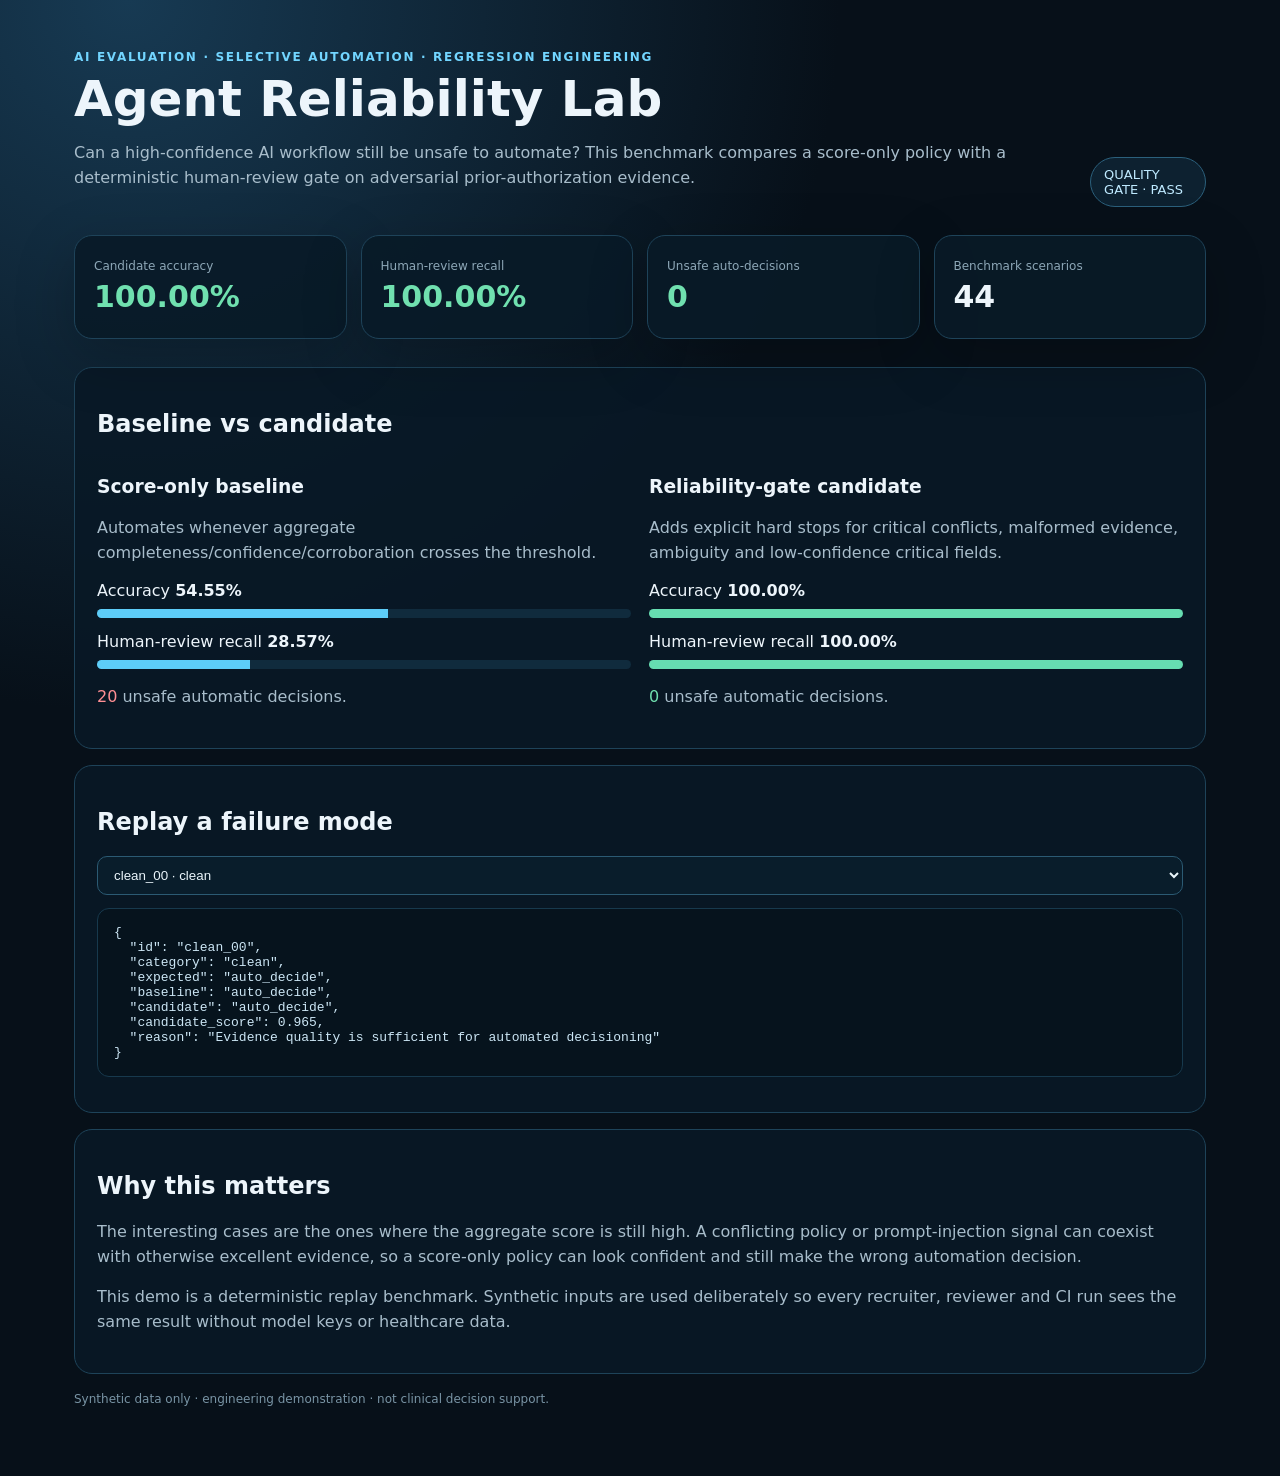
<file: agent-reliability-lab/dashboard/index.html>
<!doctype html>
<html lang="en">
<head>
<meta charset="utf-8">
<meta name="viewport" content="width=device-width,initial-scale=1">
<title>Agent Reliability Lab</title>
<style>
:root{font-family:Inter,ui-sans-serif,system-ui,sans-serif;background:#071019;color:#edf5fb}*{box-sizing:border-box}body{margin:0;background:radial-gradient(circle at 10% 0,#173a53 0,#071019 38%);min-height:100vh}.wrap{max-width:1180px;margin:auto;padding:50px 24px 70px}.eyebrow{font-size:12px;letter-spacing:.14em;text-transform:uppercase;color:#72d5ff;font-weight:800}h1{font-size:50px;line-height:1.02;margin:10px 0 12px}p{color:#a8bdcb;line-height:1.55}.hero{display:flex;justify-content:space-between;gap:28px;align-items:end}.badge{border:1px solid #2b607c;background:#0d2130;border-radius:999px;padding:9px 13px;color:#bfeaff;font-size:13px}.grid{display:grid;grid-template-columns:repeat(4,1fr);gap:14px;margin:28px 0}.card{background:rgba(8,26,39,.9);border:1px solid #1e4359;border-radius:18px;padding:19px;box-shadow:0 18px 60px rgba(0,0,0,.22)}.card strong{font-size:30px;display:block;margin:5px 0}.card span{font-size:12px;color:#8da7b7}.good{color:#70e0af}.bad{color:#ff8f94}.panel{background:rgba(8,25,38,.88);border:1px solid #1e4359;border-radius:18px;padding:22px;margin-top:16px}.comparison{display:grid;grid-template-columns:1fr 1fr;gap:18px}.bar{height:9px;background:#102b3d;border-radius:999px;overflow:hidden;margin-top:9px}.fill{height:100%;background:#5dcdf8}.fill.goodfill{background:#66ddb1}table{width:100%;border-collapse:collapse;font-size:13px}th,td{text-align:left;padding:12px 9px;border-bottom:1px solid #18394d;vertical-align:top}th{font-size:11px;color:#7bd3f8;text-transform:uppercase;letter-spacing:.08em}select{background:#091d2b;color:#eaf5fb;border:1px solid #2b5a73;border-radius:10px;padding:10px 12px;width:100%}pre{white-space:pre-wrap;background:#06131d;border:1px solid #17394d;border-radius:12px;padding:16px;color:#cce6f5}.note{font-size:12px;color:#7994a5;margin-top:18px}@media(max-width:820px){h1{font-size:39px}.grid{grid-template-columns:1fr 1fr}.comparison{grid-template-columns:1fr}.hero{display:block}}
</style>
</head>
<body>
<div class="wrap">
  <div class="hero">
    <div>
      <div class="eyebrow">AI evaluation · selective automation · regression engineering</div>
      <h1>Agent Reliability Lab</h1>
      <p>Can a high-confidence AI workflow still be unsafe to automate? This benchmark compares a score-only policy with a deterministic human-review gate on adversarial prior-authorization evidence.</p>
    </div>
    <div class="badge" id="gateBadge">Loading benchmark…</div>
  </div>

  <div class="grid">
    <div class="card"><span>Candidate accuracy</span><strong class="good" id="accuracy">–</strong></div>
    <div class="card"><span>Human-review recall</span><strong class="good" id="recall">–</strong></div>
    <div class="card"><span>Unsafe auto-decisions</span><strong class="good" id="unsafe">–</strong></div>
    <div class="card"><span>Benchmark scenarios</span><strong id="cases">–</strong></div>
  </div>

  <section class="panel">
    <h2>Baseline vs candidate</h2>
    <div class="comparison">
      <div>
        <h3>Score-only baseline</h3>
        <p>Automates whenever aggregate completeness/confidence/corroboration crosses the threshold.</p>
        <div>Accuracy <b id="bAcc"></b><div class="bar"><div class="fill" id="bAccBar"></div></div></div>
        <div style="margin-top:14px">Human-review recall <b id="bRecall"></b><div class="bar"><div class="fill" id="bRecallBar"></div></div></div>
        <p><span class="bad" id="bUnsafe"></span> unsafe automatic decisions.</p>
      </div>
      <div>
        <h3>Reliability-gate candidate</h3>
        <p>Adds explicit hard stops for critical conflicts, malformed evidence, ambiguity and low-confidence critical fields.</p>
        <div>Accuracy <b id="cAcc"></b><div class="bar"><div class="fill goodfill" id="cAccBar"></div></div></div>
        <div style="margin-top:14px">Human-review recall <b id="cRecall"></b><div class="bar"><div class="fill goodfill" id="cRecallBar"></div></div></div>
        <p><span class="good" id="cUnsafe"></span> unsafe automatic decisions.</p>
      </div>
    </div>
  </section>

  <section class="panel">
    <h2>Replay a failure mode</h2>
    <select id="caseSelect"></select>
    <pre id="caseOutput"></pre>
  </section>

  <section class="panel">
    <h2>Why this matters</h2>
    <p>The interesting cases are the ones where the aggregate score is still high. A conflicting policy or prompt-injection signal can coexist with otherwise excellent evidence, so a score-only policy can look confident and still make the wrong automation decision.</p>
    <p>This demo is a deterministic replay benchmark. Synthetic inputs are used deliberately so every recruiter, reviewer and CI run sees the same result without model keys or healthcare data.</p>
  </section>

  <div class="note">Synthetic data only · engineering demonstration · not clinical decision support.</div>
</div>
<script>
const pct=x=>(x*100).toFixed(2)+'%';
fetch('./results.json').then(r=>r.json()).then(d=>{
  const b=d.baseline,c=d.candidate;
  document.getElementById('gateBadge').textContent=d.quality_gate.pass?'QUALITY GATE · PASS':'QUALITY GATE · FAIL';
  document.getElementById('accuracy').textContent=pct(c.accuracy);
  document.getElementById('recall').textContent=pct(c.human_review_recall);
  document.getElementById('unsafe').textContent=c.unsafe_auto_decisions;
  document.getElementById('cases').textContent=c.cases;
  [['bAcc',b.accuracy],['bRecall',b.human_review_recall],['cAcc',c.accuracy],['cRecall',c.human_review_recall]].forEach(([id,v])=>document.getElementById(id).textContent=pct(v));
  document.getElementById('bAccBar').style.width=pct(b.accuracy); document.getElementById('bRecallBar').style.width=pct(b.human_review_recall);
  document.getElementById('cAccBar').style.width=pct(c.accuracy); document.getElementById('cRecallBar').style.width=pct(c.human_review_recall);
  document.getElementById('bUnsafe').textContent=b.unsafe_auto_decisions; document.getElementById('cUnsafe').textContent=c.unsafe_auto_decisions;
  const sel=document.getElementById('caseSelect'),out=document.getElementById('caseOutput');
  d.featured_cases.forEach((x,i)=>{const o=document.createElement('option');o.value=i;o.textContent=x.id+' · '+x.category;sel.appendChild(o)});
  function render(){const x=d.featured_cases[Number(sel.value||0)];out.textContent=JSON.stringify(x,null,2)}
  sel.onchange=render; render();
}).catch(e=>{document.getElementById('gateBadge').textContent='RESULT LOAD ERROR';console.error(e)});
</script>
</body>
</html>
</file>
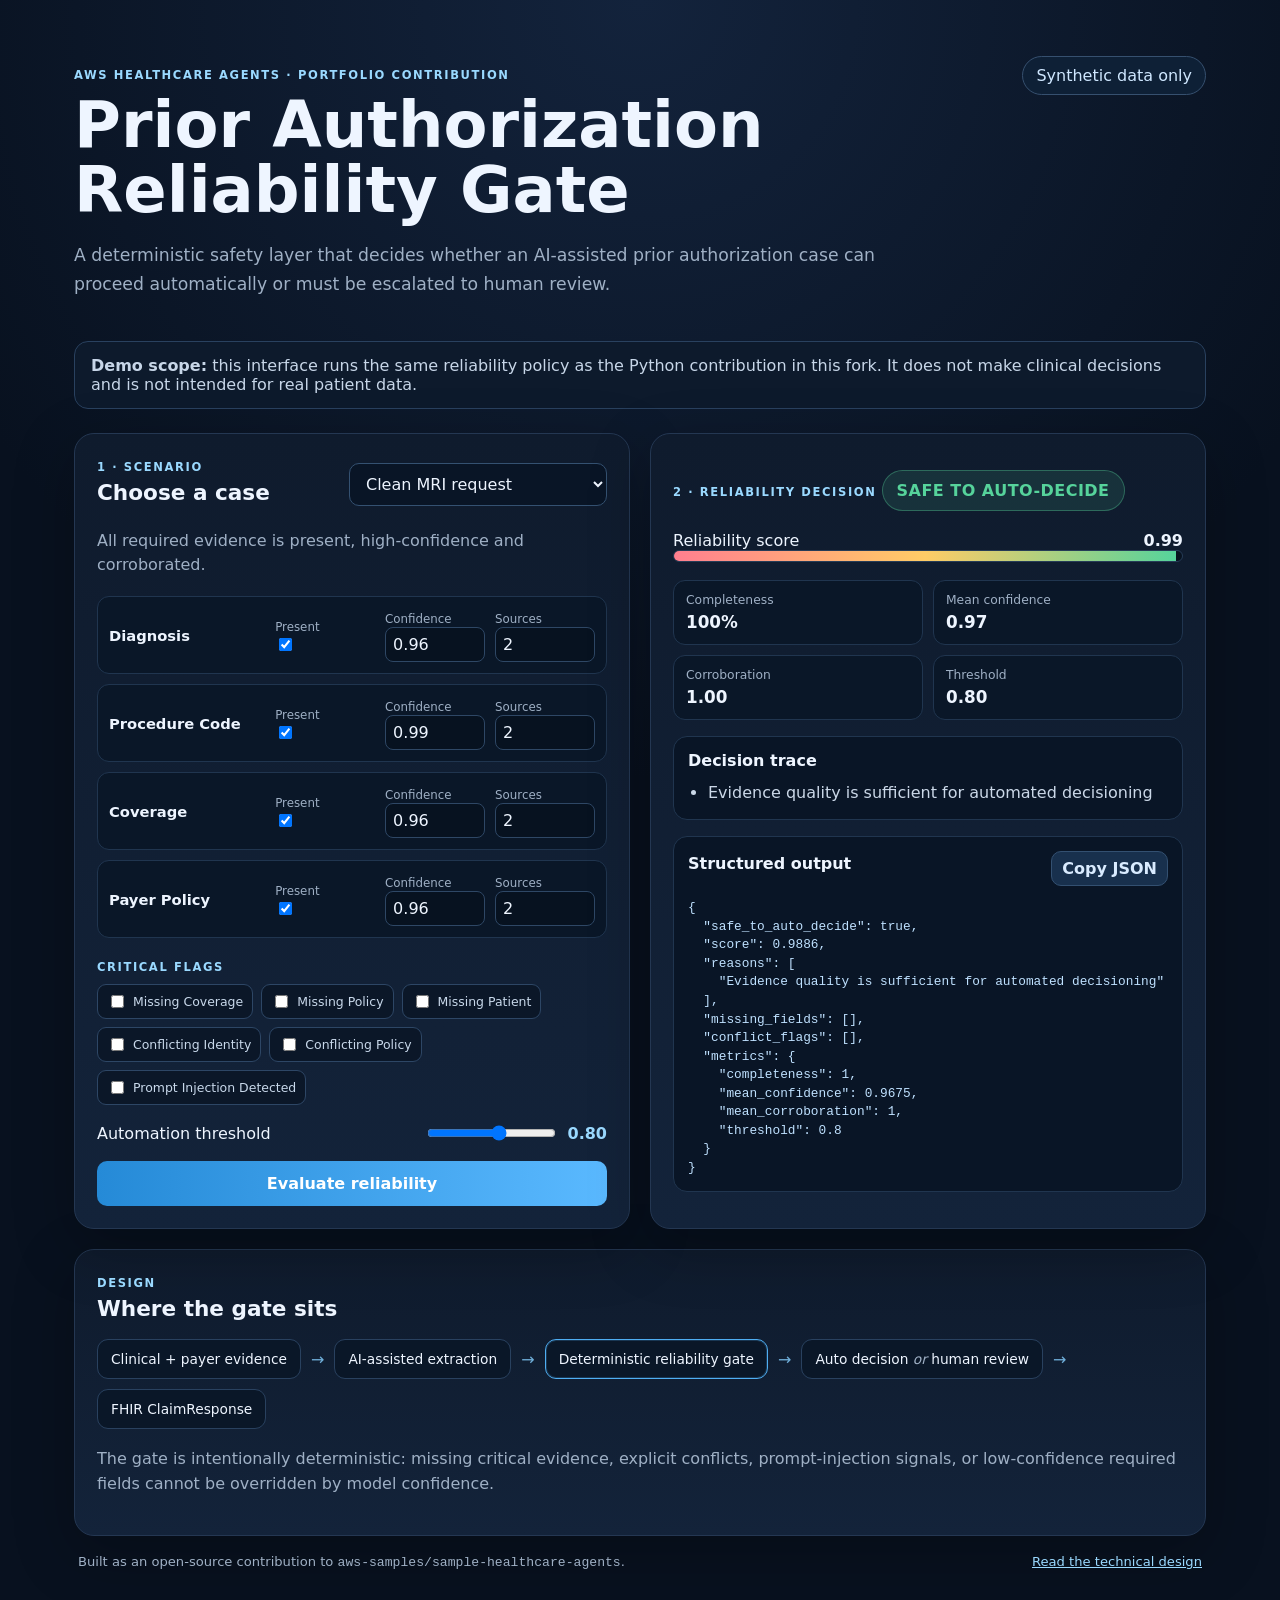
<file: patterns/prior-authorization-agent/demo/index.html>
<!doctype html>
<html lang="en">
<head>
  <meta charset="utf-8" />
  <meta name="viewport" content="width=device-width,initial-scale=1" />
  <title>Prior Authorization Reliability Gate</title>
  <meta name="description" content="Interactive portfolio demo of deterministic reliability gates for AI-assisted healthcare prior authorization." />
  <link rel="stylesheet" href="styles.css" />
</head>
<body>
  <main class="shell">
    <header class="hero">
      <div>
        <p class="eyebrow">AWS Healthcare Agents · Portfolio Contribution</p>
        <h1>Prior Authorization Reliability Gate</h1>
        <p class="lede">
          A deterministic safety layer that decides whether an AI-assisted prior authorization
          case can proceed automatically or must be escalated to human review.
        </p>
      </div>
      <div class="badge">Synthetic data only</div>
    </header>

    <section class="notice">
      <strong>Demo scope:</strong> this interface runs the same reliability policy as the Python contribution in this fork.
      It does not make clinical decisions and is not intended for real patient data.
    </section>

    <section class="grid two">
      <article class="panel">
        <div class="panel-heading">
          <div>
            <span class="kicker">1 · Scenario</span>
            <h2>Choose a case</h2>
          </div>
          <select id="scenarioSelect" aria-label="Scenario"></select>
        </div>
        <p id="scenarioDescription" class="muted"></p>

        <div id="evidenceEditor" class="evidence-list"></div>

        <div class="flags">
          <span class="kicker">Critical flags</span>
          <div id="flagList" class="flag-list"></div>
        </div>

        <div class="threshold-row">
          <label for="threshold">Automation threshold</label>
          <div class="threshold-control">
            <input id="threshold" type="range" min="0.60" max="0.95" step="0.01" value="0.80" />
            <output id="thresholdValue">0.80</output>
          </div>
        </div>

        <button id="evaluateBtn" class="primary">Evaluate reliability</button>
      </article>

      <article class="panel result-panel">
        <span class="kicker">2 · Reliability decision</span>
        <div id="decisionPill" class="decision neutral">Waiting for evaluation</div>

        <div class="score-block">
          <div class="score-line">
            <span>Reliability score</span>
            <strong id="scoreValue">—</strong>
          </div>
          <div class="meter"><div id="scoreBar"></div></div>
        </div>

        <div class="metric-grid">
          <div class="metric"><span>Completeness</span><strong id="completenessValue">—</strong></div>
          <div class="metric"><span>Mean confidence</span><strong id="confidenceValue">—</strong></div>
          <div class="metric"><span>Corroboration</span><strong id="corroborationValue">—</strong></div>
          <div class="metric"><span>Threshold</span><strong id="thresholdMetric">0.80</strong></div>
        </div>

        <div class="reason-box">
          <h3>Decision trace</h3>
          <ul id="reasonList"><li>Run an evaluation to see the audit trail.</li></ul>
        </div>

        <div class="output-box">
          <div class="output-heading">
            <h3>Structured output</h3>
            <button id="copyBtn" class="secondary">Copy JSON</button>
          </div>
          <pre id="jsonOutput">{}</pre>
        </div>
      </article>
    </section>

    <section class="panel architecture">
      <span class="kicker">Design</span>
      <h2>Where the gate sits</h2>
      <div class="flow" aria-label="Architecture flow">
        <div>Clinical + payer evidence</div><span>→</span>
        <div>AI-assisted extraction</div><span>→</span>
        <div class="focus">Deterministic reliability gate</div><span>→</span>
        <div>Auto decision <em>or</em> human review</div><span>→</span>
        <div>FHIR ClaimResponse</div>
      </div>
      <p class="muted">
        The gate is intentionally deterministic: missing critical evidence, explicit conflicts,
        prompt-injection signals, or low-confidence required fields cannot be overridden by model confidence.
      </p>
    </section>

    <footer>
      <span>Built as an open-source contribution to <code>aws-samples/sample-healthcare-agents</code>.</span>
      <a href="../RELIABILITY_GATES.md">Read the technical design</a>
    </footer>
  </main>
  <script src="app.js"></script>
</body>
</html>
</file>
<file: patterns/prior-authorization-agent/demo/styles.css>
:root{
  --bg:#08111f;--panel:#0f1b2d;--panel2:#13233a;--text:#eef5ff;--muted:#9fb0c5;
  --line:#243752;--accent:#55b7ff;--accent2:#9ad9ff;--ok:#56d39b;--warn:#ffcc66;--bad:#ff7f8f;
}
*{box-sizing:border-box}
body{margin:0;background:radial-gradient(circle at top,#13233c 0,#08111f 45%);color:var(--text);font-family:Inter,ui-sans-serif,system-ui,-apple-system,BlinkMacSystemFont,"Segoe UI",sans-serif}
.shell{max-width:1180px;margin:0 auto;padding:56px 24px 36px}
.hero{display:flex;justify-content:space-between;gap:32px;align-items:flex-start;margin-bottom:24px}
.eyebrow,.kicker{text-transform:uppercase;letter-spacing:.14em;font-size:.72rem;font-weight:800;color:var(--accent2)}
h1{font-size:clamp(2rem,5vw,4.2rem);line-height:1.02;margin:.35rem 0 1rem;max-width:850px}
h2{margin:.3rem 0 .5rem;font-size:1.35rem} h3{font-size:1rem;margin:0 0 10px}
.lede{font-size:1.08rem;line-height:1.7;color:var(--muted);max-width:830px}
.badge{padding:9px 13px;border:1px solid #36506f;border-radius:999px;color:#cfe7ff;background:#0e2036;white-space:nowrap}
.notice{border:1px solid #29415f;background:#0d1a2c;border-radius:14px;padding:14px 16px;color:#c7d6e8;margin-bottom:24px}
.grid.two{display:grid;grid-template-columns:1fr 1fr;gap:20px}
.panel{background:linear-gradient(180deg,var(--panel) 0,var(--panel2) 100%);border:1px solid var(--line);border-radius:20px;padding:22px;box-shadow:0 18px 60px rgba(0,0,0,.25)}
.panel-heading,.output-heading,.score-line,.threshold-row{display:flex;justify-content:space-between;gap:16px;align-items:center}
select,input,button{font:inherit}
select{background:#091526;color:var(--text);border:1px solid #345171;border-radius:10px;padding:10px 12px;max-width:260px}
.muted{color:var(--muted);line-height:1.55}
.evidence-list{display:grid;gap:10px;margin:18px 0}
.evidence-row{display:grid;grid-template-columns:1.25fr .8fr .8fr .8fr;gap:10px;align-items:center;background:#0a1728;border:1px solid #20354f;border-radius:12px;padding:11px}
.evidence-row strong{font-size:.92rem}.evidence-row label{font-size:.74rem;color:var(--muted)}
.evidence-row input[type="number"]{width:100%;background:#071220;border:1px solid #2e4765;color:var(--text);border-radius:8px;padding:7px}
.present-toggle{display:flex;gap:7px;align-items:center}
.flag-list{display:flex;flex-wrap:wrap;gap:8px;margin-top:9px}
.flag{display:flex;gap:6px;align-items:center;padding:7px 9px;border-radius:9px;border:1px solid #2d4665;background:#0b1728;color:#c8d8ea;font-size:.78rem}
.threshold-row{margin:18px 0}.threshold-control{display:flex;align-items:center;gap:10px}.threshold-control output{font-weight:800;color:var(--accent2)}
.primary,.secondary{border:0;border-radius:10px;cursor:pointer;font-weight:800}
.primary{width:100%;padding:13px 16px;background:linear-gradient(90deg,#258ad7,#5ab9ff);color:white}
.secondary{padding:7px 10px;background:#18304d;color:#d9ebff;border:1px solid #335071}
.decision{display:inline-block;margin:14px 0 20px;padding:10px 14px;border-radius:999px;font-weight:900;letter-spacing:.03em}
.decision.neutral{background:#1a2940;color:#b8c6d8}.decision.ok{background:rgba(86,211,155,.12);color:var(--ok);border:1px solid rgba(86,211,155,.35)}.decision.bad{background:rgba(255,127,143,.12);color:var(--bad);border:1px solid rgba(255,127,143,.35)}
.score-block{margin-bottom:18px}.meter{height:12px;background:#08121f;border-radius:99px;overflow:hidden;border:1px solid #263c57}.meter>div{height:100%;width:0;background:linear-gradient(90deg,#ff7f8f,#ffcc66,#56d39b);transition:width .35s ease}
.metric-grid{display:grid;grid-template-columns:1fr 1fr;gap:10px}.metric{background:#0a1728;border:1px solid #20354f;border-radius:12px;padding:12px}.metric span{display:block;color:var(--muted);font-size:.77rem;margin-bottom:5px}.metric strong{font-size:1.05rem}
.reason-box,.output-box{margin-top:16px;background:#091526;border:1px solid #20354f;border-radius:14px;padding:14px}.reason-box ul{margin:0;padding-left:20px;color:#cbd8e8;line-height:1.6}
pre{white-space:pre-wrap;word-break:break-word;color:#bfe1ff;font-size:.8rem;line-height:1.45;margin-bottom:0}
.architecture{margin-top:20px}.flow{display:flex;align-items:center;gap:10px;flex-wrap:wrap;margin:18px 0}.flow div{padding:11px 13px;background:#0a1728;border:1px solid #29415f;border-radius:11px;font-size:.86rem}.flow .focus{border-color:#4faef2;box-shadow:inset 0 0 0 1px rgba(85,183,255,.2)}.flow span{color:#6faed9}.flow em{color:var(--muted)}
footer{display:flex;justify-content:space-between;gap:20px;color:var(--muted);font-size:.82rem;padding:18px 4px 0}footer a{color:var(--accent2)}
@media(max-width:850px){.grid.two{grid-template-columns:1fr}.hero{flex-direction:column}.evidence-row{grid-template-columns:1fr 1fr}.panel-heading{align-items:flex-start;flex-direction:column}footer{flex-direction:column}}
</file>
